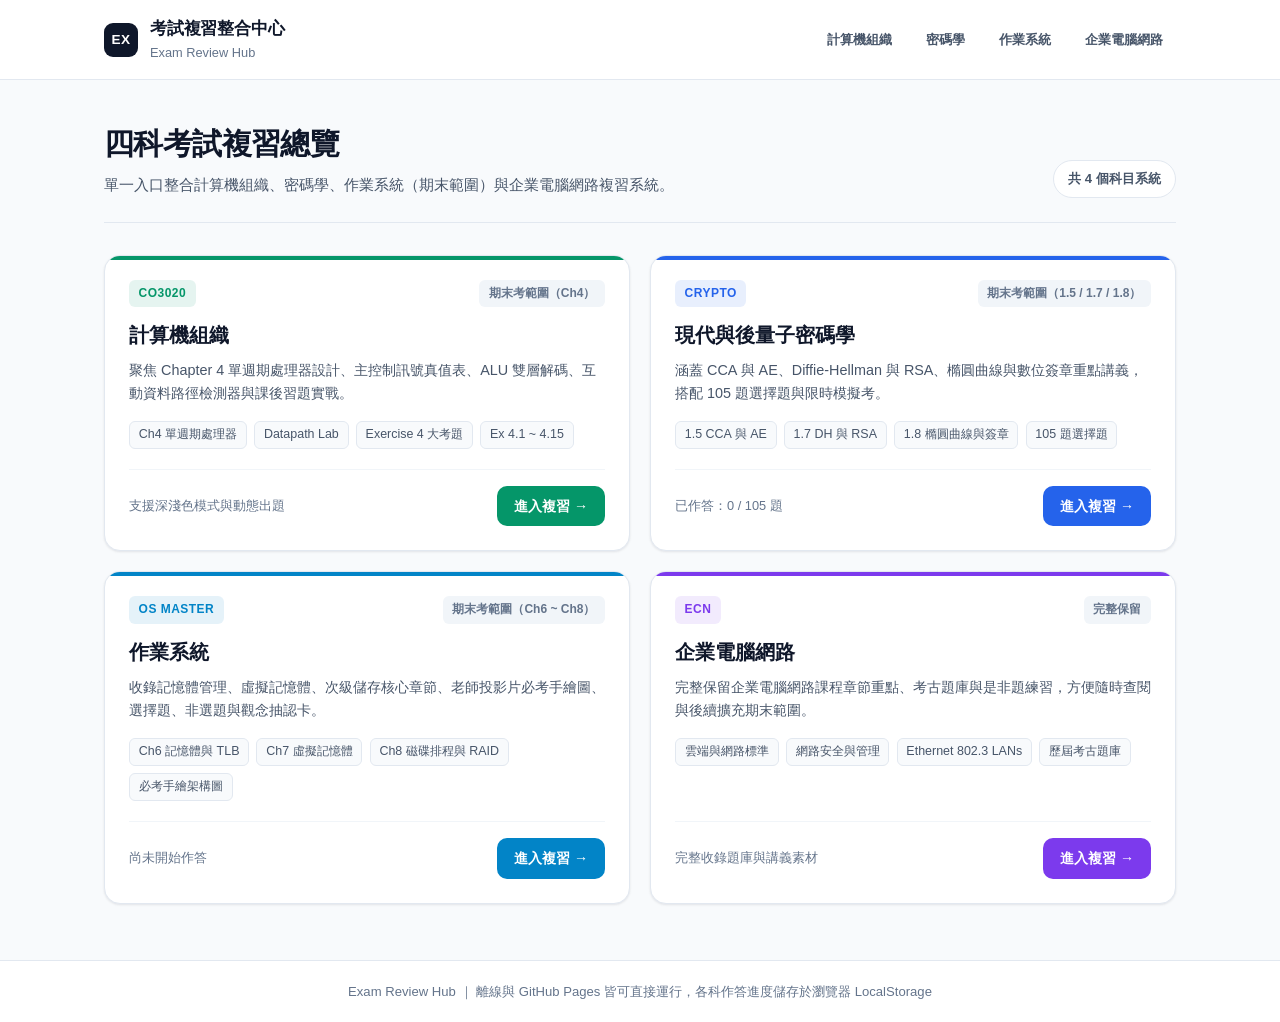
<file: index.html>
<!DOCTYPE html>
<html lang="zh-TW">
<head>
  <meta charset="UTF-8">
  <meta name="viewport" content="width=device-width, initial-scale=1.0">
  <title>資管所考試複習整合中心｜Exam Review Hub</title>
  <style>
    :root {
      --bg: #f8fafc;
      --surface: #ffffff;
      --border: #e2e8f0;
      --border-hover: #94a3b8;
      --text-main: #0f172a;
      --text-muted: #475569;
      --text-subtle: #64748b;
      --shadow: 0 1px 3px rgba(15, 23, 42, 0.06), 0 1px 2px rgba(15, 23, 42, 0.04);
      --shadow-hover: 0 10px 25px -5px rgba(15, 23, 42, 0.08), 0 4px 10px -4px rgba(15, 23, 42, 0.05);
      --accent-co: #059669;
      --accent-crypto: #2563eb;
      --accent-os: #0284c7;
      --accent-ecn: #7c3aed;
    }

    * {
      box-sizing: border-box;
      margin: 0;
      padding: 0;
    }

    body {
      font-family: -apple-system, BlinkMacSystemFont, "Segoe UI", "Noto Sans TC", "PingFang TC", "Microsoft JhengHei", sans-serif;
      background: var(--bg);
      color: var(--text-main);
      min-height: 100vh;
      display: flex;
      flex-direction: column;
      line-height: 1.6;
      -webkit-font-smoothing: antialiased;
    }

    header {
      background: rgba(255, 255, 255, 0.92);
      backdrop-filter: blur(8px);
      border-bottom: 1px solid var(--border);
      position: sticky;
      top: 0;
      z-index: 20;
    }

    .header-inner {
      max-width: 1120px;
      margin: 0 auto;
      padding: 1rem 1.5rem;
      display: flex;
      align-items: center;
      justify-content: space-between;
      gap: 1rem;
      flex-wrap: wrap;
    }

    .brand {
      display: flex;
      align-items: center;
      gap: 0.75rem;
    }

    .brand-mark {
      width: 34px;
      height: 34px;
      border-radius: 9px;
      background: #0f172a;
      color: #ffffff;
      font-weight: 700;
      font-size: 0.85rem;
      display: flex;
      align-items: center;
      justify-content: center;
      letter-spacing: 0.03em;
    }

    .brand-title {
      font-size: 1.05rem;
      font-weight: 700;
      letter-spacing: -0.01em;
    }

    .brand-sub {
      font-size: 0.8rem;
      color: var(--text-subtle);
    }

    .quick-links {
      display: flex;
      gap: 0.5rem;
      flex-wrap: wrap;
    }

    .quick-links a {
      text-decoration: none;
      font-size: 0.82rem;
      font-weight: 600;
      color: var(--text-muted);
      padding: 0.4rem 0.75rem;
      border-radius: 8px;
      border: 1px solid transparent;
      transition: all 0.15s ease;
    }

    .quick-links a:hover {
      background: #f1f5f9;
      color: var(--text-main);
      border-color: var(--border);
    }

    main {
      max-width: 1120px;
      width: 100%;
      margin: 0 auto;
      padding: 2.5rem 1.5rem 3.5rem;
      flex: 1;
    }

    .hero {
      margin-bottom: 2rem;
      display: flex;
      justify-content: space-between;
      align-items: flex-end;
      flex-wrap: wrap;
      gap: 1rem;
      padding-bottom: 1.5rem;
      border-bottom: 1px solid var(--border);
    }

    .hero h1 {
      font-size: 1.85rem;
      font-weight: 800;
      letter-spacing: -0.02em;
      margin-bottom: 0.35rem;
    }

    .hero p {
      font-size: 0.95rem;
      color: var(--text-muted);
    }

    .summary-pill {
      font-size: 0.82rem;
      font-weight: 600;
      color: var(--text-muted);
      background: var(--surface);
      border: 1px solid var(--border);
      padding: 0.45rem 0.9rem;
      border-radius: 999px;
    }

    .grid {
      display: grid;
      grid-template-columns: repeat(2, minmax(0, 1fr));
      gap: 1.25rem;
    }

    @media (max-width: 780px) {
      .grid {
        grid-template-columns: 1fr;
      }
      .hero h1 {
        font-size: 1.5rem;
      }
    }

    .card {
      background: var(--surface);
      border: 1px solid var(--border);
      border-radius: 16px;
      padding: 1.5rem;
      box-shadow: var(--shadow);
      display: flex;
      flex-direction: column;
      justify-content: space-between;
      gap: 1.25rem;
      transition: transform 0.18s ease, box-shadow 0.18s ease, border-color 0.18s ease;
      position: relative;
      overflow: hidden;
    }

    .card::before {
      content: "";
      position: absolute;
      top: 0;
      left: 0;
      right: 0;
      height: 4px;
      background: var(--card-accent, #0f172a);
    }

    .card:hover {
      transform: translateY(-2px);
      box-shadow: var(--shadow-hover);
      border-color: var(--border-hover);
    }

    .card-top {
      display: flex;
      align-items: center;
      justify-content: space-between;
      gap: 0.75rem;
      margin-bottom: 0.75rem;
    }

    .course-code {
      font-size: 0.75rem;
      font-weight: 700;
      letter-spacing: 0.04em;
      text-transform: uppercase;
      color: var(--card-accent);
      background: color-mix(in srgb, var(--card-accent) 10%, transparent);
      padding: 0.25rem 0.6rem;
      border-radius: 6px;
    }

    .scope-badge {
      font-size: 0.75rem;
      font-weight: 600;
      color: var(--text-subtle);
      background: #f1f5f9;
      padding: 0.25rem 0.6rem;
      border-radius: 6px;
    }

    .card h2 {
      font-size: 1.25rem;
      font-weight: 700;
      margin-bottom: 0.5rem;
      color: var(--text-main);
    }

    .card-desc {
      font-size: 0.9rem;
      color: var(--text-muted);
      margin-bottom: 1rem;
    }

    .topics {
      display: flex;
      flex-wrap: wrap;
      gap: 0.45rem;
    }

    .topic {
      font-size: 0.78rem;
      color: var(--text-muted);
      background: #f8fafc;
      border: 1px solid var(--border);
      padding: 0.2rem 0.55rem;
      border-radius: 6px;
    }

    .card-footer {
      padding-top: 1rem;
      border-top: 1px solid #f1f5f9;
      display: flex;
      align-items: center;
      justify-content: space-between;
      gap: 0.75rem;
      flex-wrap: wrap;
    }

    .progress-note {
      font-size: 0.8rem;
      color: var(--text-subtle);
    }

    .btn-enter {
      display: inline-flex;
      align-items: center;
      gap: 0.4rem;
      text-decoration: none;
      font-size: 0.88rem;
      font-weight: 600;
      color: #ffffff;
      background: var(--card-accent);
      padding: 0.55rem 1.05rem;
      border-radius: 10px;
      transition: opacity 0.15s ease, transform 0.15s ease;
    }

    .btn-enter:hover {
      opacity: 0.92;
      transform: translateX(1px);
    }

    footer {
      border-top: 1px solid var(--border);
      background: var(--surface);
      padding: 1.25rem 1.5rem;
      text-align: center;
      font-size: 0.82rem;
      color: var(--text-subtle);
    }
  </style>
</head>
<body>
  <header>
    <div class="header-inner">
      <div class="brand">
        <div class="brand-mark">EX</div>
        <div>
          <div class="brand-title">考試複習整合中心</div>
          <div class="brand-sub">Exam Review Hub</div>
        </div>
      </div>
      <nav class="quick-links" aria-label="科目快速導覽">
        <a href="./co/index.html">計算機組織</a>
        <a href="./crypto/index.html">密碼學</a>
        <a href="./os/index.html">作業系統</a>
        <a href="./ecn/index.html">企業電腦網路</a>
      </nav>
    </div>
  </header>

  <main>
    <section class="hero">
      <div>
        <h1>四科考試複習總覽</h1>
        <p>單一入口整合計算機組織、密碼學、作業系統（期末範圍）與企業電腦網路複習系統。</p>
      </div>
      <div class="summary-pill">共 4 個科目系統</div>
    </section>

    <section class="grid">
      <!-- 計算機組織 -->
      <article class="card" style="--card-accent: var(--accent-co);">
        <div>
          <div class="card-top">
            <span class="course-code">CO3020</span>
            <span class="scope-badge">期末考範圍（Ch4）</span>
          </div>
          <h2>計算機組織</h2>
          <p class="card-desc">聚焦 Chapter 4 單週期處理器設計、主控制訊號真值表、ALU 雙層解碼、互動資料路徑檢測器與課後習題實戰。</p>
          <div class="topics">
            <span class="topic">Ch4 單週期處理器</span>
            <span class="topic">Datapath Lab</span>
            <span class="topic">Exercise 4 大考題</span>
            <span class="topic">Ex 4.1 ~ 4.15</span>
          </div>
        </div>
        <div class="card-footer">
          <span class="progress-note" id="stat-co">支援深淺色模式與動態出題</span>
          <a class="btn-enter" href="./co/index.html">進入複習 &rarr;</a>
        </div>
      </article>

      <!-- 密碼學 -->
      <article class="card" style="--card-accent: var(--accent-crypto);">
        <div>
          <div class="card-top">
            <span class="course-code">CRYPTO</span>
            <span class="scope-badge">期末考範圍（1.5 / 1.7 / 1.8）</span>
          </div>
          <h2>現代與後量子密碼學</h2>
          <p class="card-desc">涵蓋 CCA 與 AE、Diffie-Hellman 與 RSA、橢圓曲線與數位簽章重點講義，搭配 105 題選擇題與限時模擬考。</p>
          <div class="topics">
            <span class="topic">1.5 CCA 與 AE</span>
            <span class="topic">1.7 DH 與 RSA</span>
            <span class="topic">1.8 橢圓曲線與簽章</span>
            <span class="topic">105 題選擇題</span>
          </div>
        </div>
        <div class="card-footer">
          <span class="progress-note" id="stat-crypto">已作答：載入中...</span>
          <a class="btn-enter" href="./crypto/index.html">進入複習 &rarr;</a>
        </div>
      </article>

      <!-- 作業系統 -->
      <article class="card" style="--card-accent: var(--accent-os);">
        <div>
          <div class="card-top">
            <span class="course-code">OS MASTER</span>
            <span class="scope-badge">期末考範圍（Ch6 ~ Ch8）</span>
          </div>
          <h2>作業系統</h2>
          <p class="card-desc">收錄記憶體管理、虛擬記憶體、次級儲存核心章節、老師投影片必考手繪圖、選擇題、非選題與觀念抽認卡。</p>
          <div class="topics">
            <span class="topic">Ch6 記憶體與 TLB</span>
            <span class="topic">Ch7 虛擬記憶體</span>
            <span class="topic">Ch8 磁碟排程與 RAID</span>
            <span class="topic">必考手繪架構圖</span>
          </div>
        </div>
        <div class="card-footer">
          <span class="progress-note" id="stat-os">載入本機學習進度...</span>
          <a class="btn-enter" href="./os/index.html">進入複習 &rarr;</a>
        </div>
      </article>

      <!-- 企業電腦網路 -->
      <article class="card" style="--card-accent: var(--accent-ecn);">
        <div>
          <div class="card-top">
            <span class="course-code">ECN</span>
            <span class="scope-badge">完整保留</span>
          </div>
          <h2>企業電腦網路</h2>
          <p class="card-desc">完整保留企業電腦網路課程章節重點、考古題庫與是非題練習，方便隨時查閱與後續擴充期末範圍。</p>
          <div class="topics">
            <span class="topic">雲端與網路標準</span>
            <span class="topic">網路安全與管理</span>
            <span class="topic">Ethernet 802.3 LANs</span>
            <span class="topic">歷屆考古題庫</span>
          </div>
        </div>
        <div class="card-footer">
          <span class="progress-note">完整收錄題庫與講義素材</span>
          <a class="btn-enter" href="./ecn/index.html">進入複習 &rarr;</a>
        </div>
      </article>
    </section>
  </main>

  <footer>
    Exam Review Hub ｜ 離線與 GitHub Pages 皆可直接運行，各科作答進度儲存於瀏覽器 LocalStorage
  </footer>

  <script>
    (function loadDashboardStats() {
      // Crypto progress
      try {
        const raw = localStorage.getItem('final_mcq_answers');
        const cryptoEl = document.getElementById('stat-crypto');
        if (raw && cryptoEl) {
          const parsed = JSON.parse(raw);
          const count = Object.keys(parsed).length;
          cryptoEl.textContent = '已作答：' + count + ' / 105 題';
        } else if (cryptoEl) {
          cryptoEl.textContent = '已作答：0 / 105 題';
        }
      } catch (e) {}

      // OS progress
      try {
        const raw = localStorage.getItem('OS_MASTER_PROGRESS_V1');
        const osEl = document.getElementById('stat-os');
        if (raw && osEl) {
          const p = JSON.parse(raw);
          const ans = p.answeredCount || 0;
          const fc = (p.masteredFlashcardIds || []).length;
          osEl.textContent = '累計答題：' + ans + ' 題｜抽認卡已掌握：' + fc + ' 張';
        } else if (osEl) {
          osEl.textContent = '尚未開始作答';
        }
      } catch (e) {}
    })();
  </script>
</body>
</html>
</file>
